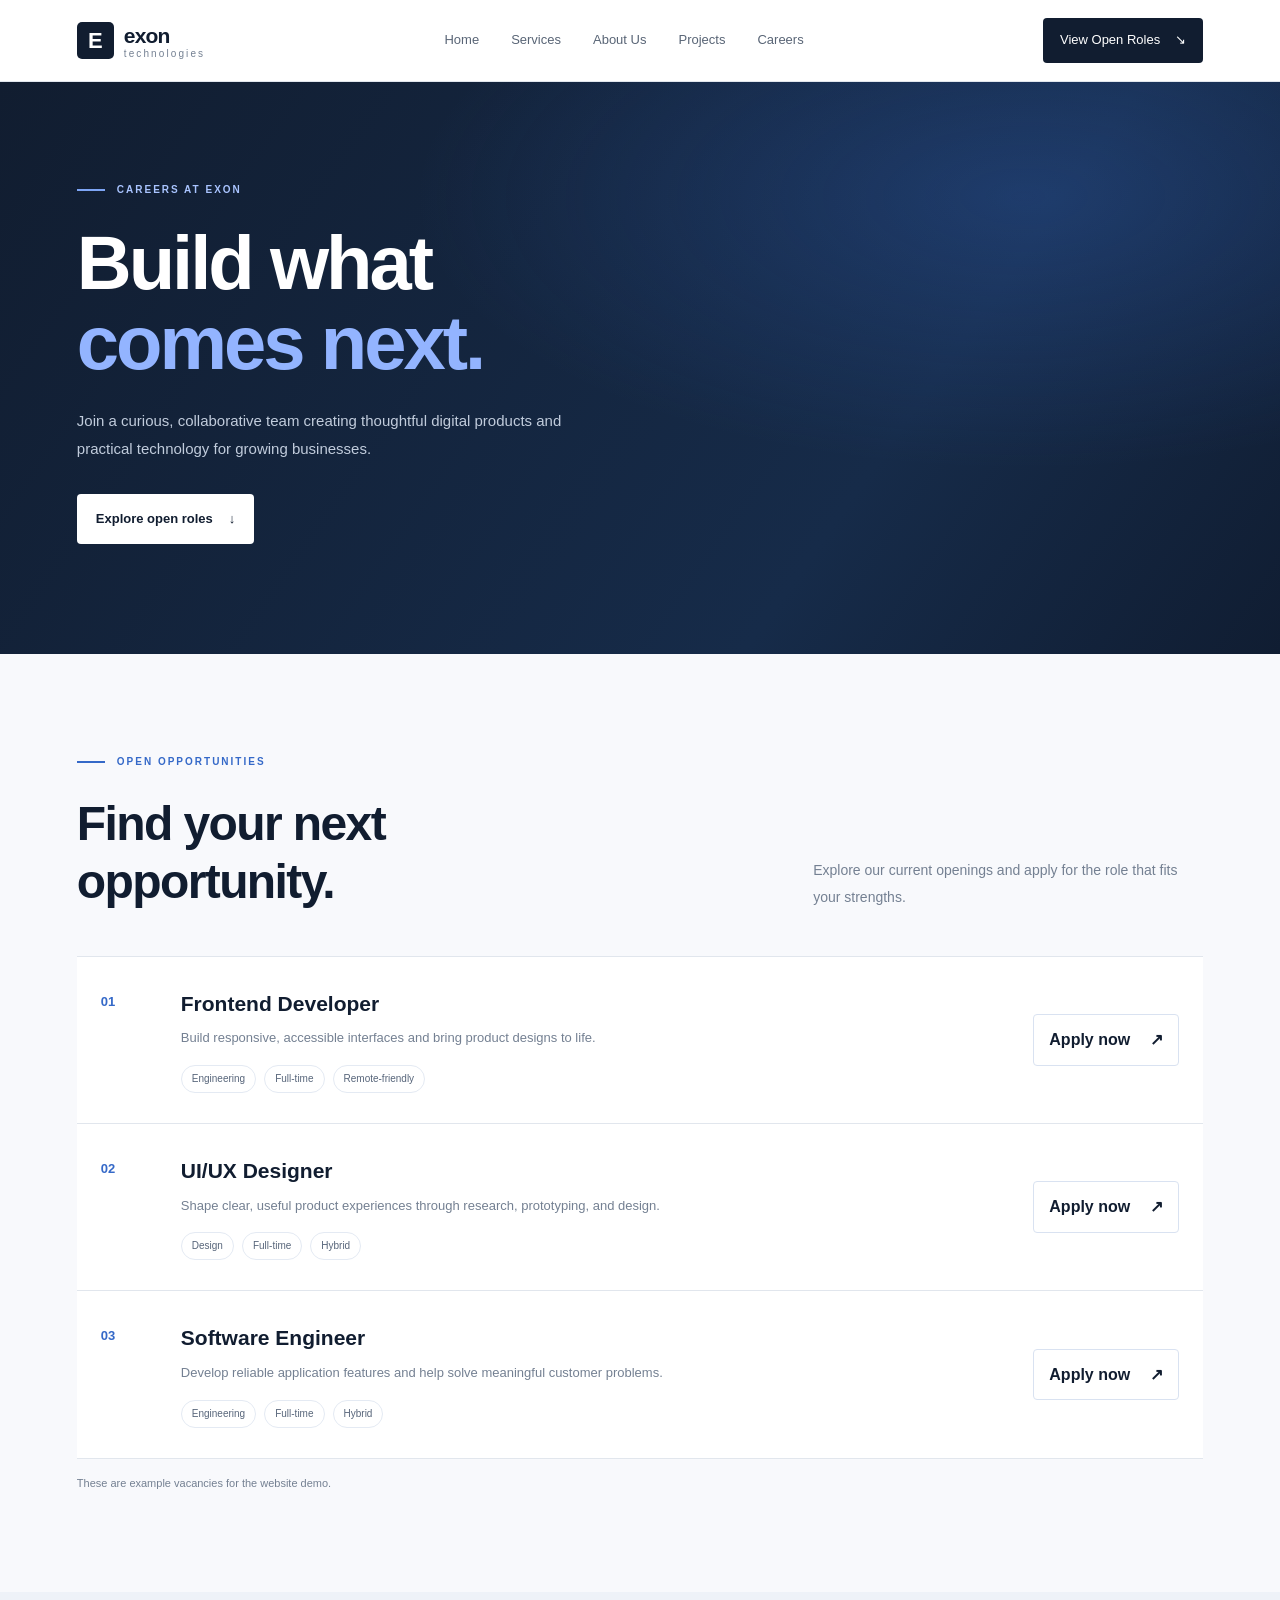
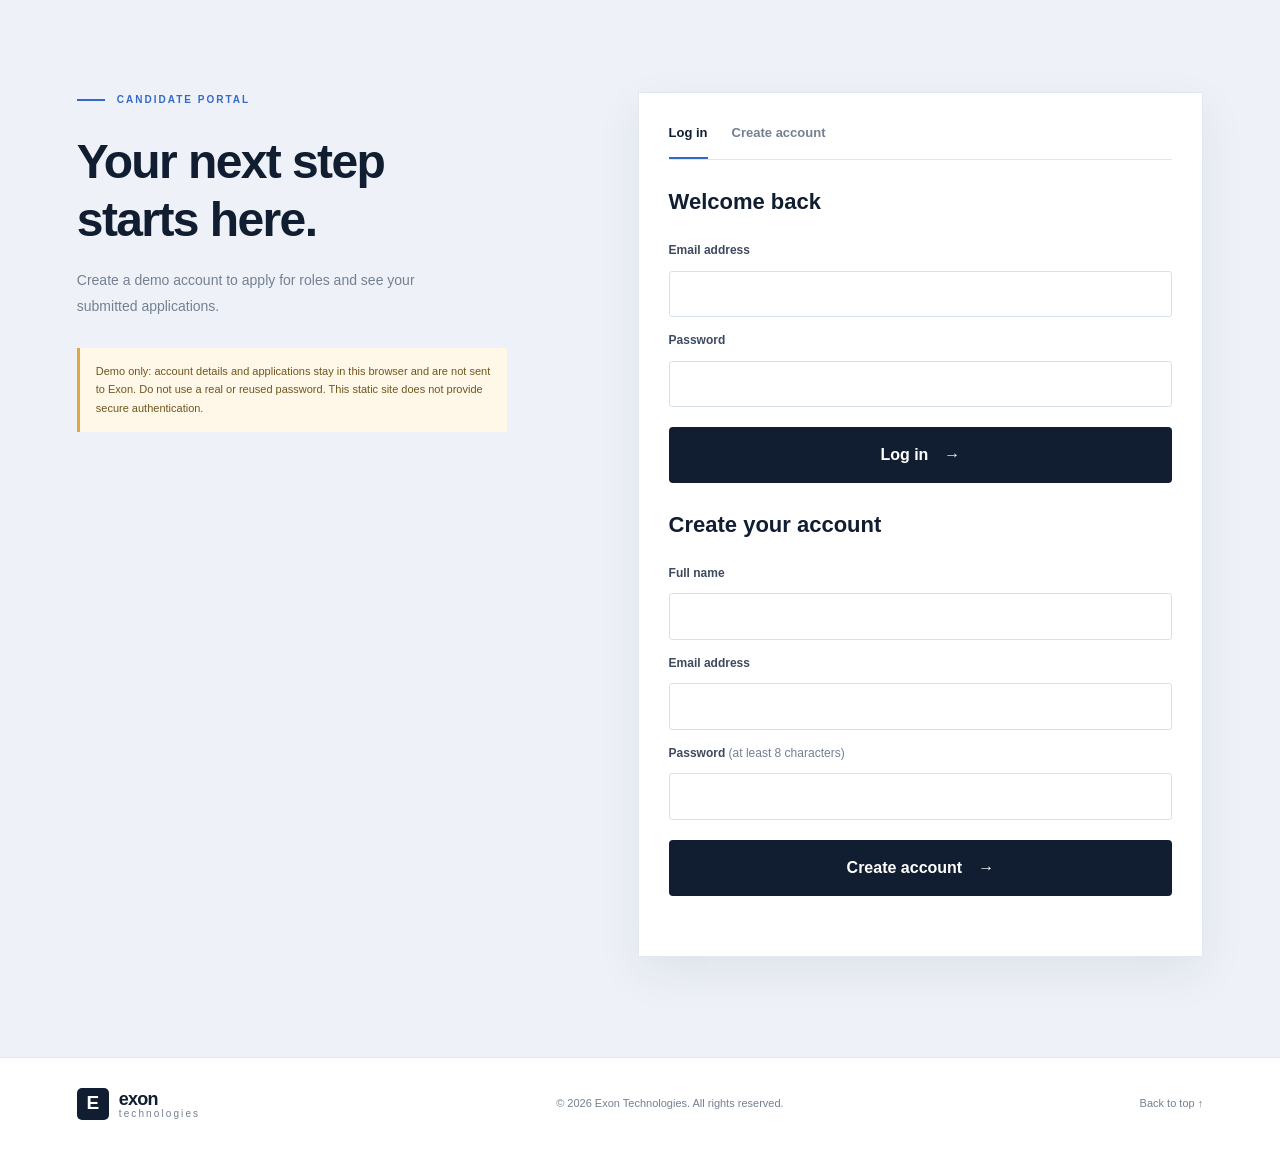
<file: careers.html>
<!DOCTYPE html>
<html lang="en">
<head>
  <meta charset="UTF-8" />
  <meta name="viewport" content="width=device-width, initial-scale=1.0" />
  <meta name="description" content="Explore career opportunities at Exon Technologies and apply for open roles." />
  <title>Careers | Exon Technologies</title>
  <link rel="stylesheet" href="style.css" />
  <link rel="stylesheet" href="careers.css" />
  <script src="scripts.js" defer></script>
  <script src="careers.js" defer></script>
</head>
<body id="top">
  <header class="header">
    <div class="container navbar">
      <a href="index.html#home" class="logo" aria-label="Exon Technologies home">
        <span class="logo-mark">E</span>
        <span class="logo-name">exon<span>technologies</span></span>
      </a>

      <button
        class="menu-toggle"
        id="menuToggle"
        aria-label="Open navigation menu"
        aria-expanded="false"
        aria-controls="navLinks"
      >
        <span></span>
        <span></span>
        <span></span>
      </button>

      <nav class="nav-links" id="navLinks" aria-label="Main navigation">
        <a href="index.html#home" class="nav-link">Home</a>
        <a href="index.html#services" class="nav-link">Services</a>
        <a href="index.html#about" class="nav-link">About Us</a>
        <a href="index.html#projects" class="nav-link">Projects</a>
        <a href="careers.html" class="nav-link active" aria-current="page">Careers</a>
      </nav>

      <a href="#open-roles" class="header-button">
        View Open Roles <span>↘</span>
      </a>
    </div>
  </header>

  <main>
    <section class="careers-hero">
      <div class="container careers-hero-content">
        <p class="eyebrow"><span class="eyebrow-line"></span>CAREERS AT EXON</p>
        <h1>Build what <span>comes next.</span></h1>
        <p>
          Join a curious, collaborative team creating thoughtful digital products
          and practical technology for growing businesses.
        </p>
        <a href="#open-roles" class="button-primary">Explore open roles <span>↓</span></a>
      </div>
      <div class="careers-hero-glow" aria-hidden="true"></div>
    </section>

    <section class="section careers-section" id="open-roles">
      <div class="container">
        <p class="eyebrow"><span class="eyebrow-line"></span>OPEN OPPORTUNITIES</p>
        <div class="section-heading">
          <h2>Find your next<br />opportunity.</h2>
          <p>Explore our current openings and apply for the role that fits your strengths.</p>
        </div>

        <div class="vacancy-list">
          <article class="vacancy-card">
            <div class="vacancy-number">01</div>
            <div class="vacancy-details">
              <h3>Frontend Developer</h3>
              <p>Build responsive, accessible interfaces and bring product designs to life.</p>
              <div class="vacancy-tags">
                <span>Engineering</span><span>Full-time</span><span>Remote-friendly</span>
              </div>
            </div>
            <button class="vacancy-apply" type="button" data-apply="frontend-developer">
              Apply now <span>↗</span>
            </button>
          </article>

          <article class="vacancy-card">
            <div class="vacancy-number">02</div>
            <div class="vacancy-details">
              <h3>UI/UX Designer</h3>
              <p>Shape clear, useful product experiences through research, prototyping, and design.</p>
              <div class="vacancy-tags">
                <span>Design</span><span>Full-time</span><span>Hybrid</span>
              </div>
            </div>
            <button class="vacancy-apply" type="button" data-apply="ui-ux-designer">
              Apply now <span>↗</span>
            </button>
          </article>

          <article class="vacancy-card">
            <div class="vacancy-number">03</div>
            <div class="vacancy-details">
              <h3>Software Engineer</h3>
              <p>Develop reliable application features and help solve meaningful customer problems.</p>
              <div class="vacancy-tags">
                <span>Engineering</span><span>Full-time</span><span>Hybrid</span>
              </div>
            </div>
            <button class="vacancy-apply" type="button" data-apply="software-engineer">
              Apply now <span>↗</span>
            </button>
          </article>
        </div>
        <p class="vacancy-note">These are example vacancies for the website demo.</p>
      </div>
    </section>

    <section class="section candidate-section" id="candidate-account">
      <div class="container candidate-layout">
        <div class="candidate-intro">
          <p class="eyebrow"><span class="eyebrow-line"></span>CANDIDATE PORTAL</p>
          <h2>Your next step<br />starts here.</h2>
          <p>Create a demo account to apply for roles and see your submitted applications.</p>
          <p class="demo-notice">
            Demo only: account details and applications stay in this browser and are not sent to Exon.
            Do not use a real or reused password. This static site does not provide secure authentication.
          </p>
        </div>

        <div class="candidate-panel">
          <div id="authPanel">
            <div class="auth-tabs" role="tablist" aria-label="Candidate account">
              <button class="auth-tab active" id="loginTab" type="button" role="tab" aria-selected="true" aria-controls="loginForm">
                Log in
              </button>
              <button class="auth-tab" id="registerTab" type="button" role="tab" aria-selected="false" aria-controls="registerForm">
                Create account
              </button>
            </div>

            <form id="loginForm" class="auth-form" novalidate>
              <h3>Welcome back</h3>
              <label for="loginEmail">Email address</label>
              <input id="loginEmail" name="email" type="email" autocomplete="email" required />
              <label for="loginPassword">Password</label>
              <input id="loginPassword" name="password" type="password" autocomplete="current-password" required />
              <button class="button-primary auth-submit" type="submit">Log in <span>→</span></button>
            </form>

            <form id="registerForm" class="auth-form" hidden novalidate>
              <h3>Create your account</h3>
              <label for="registerName">Full name</label>
              <input id="registerName" name="name" type="text" autocomplete="name" maxlength="100" required />
              <label for="registerEmail">Email address</label>
              <input id="registerEmail" name="email" type="email" autocomplete="email" required />
              <label for="registerPassword">Password <span class="field-hint">(at least 8 characters)</span></label>
              <input id="registerPassword" name="password" type="password" autocomplete="new-password" minlength="8" required />
              <button class="button-primary auth-submit" type="submit">Create account <span>→</span></button>
            </form>
            <p class="form-status" id="authStatus" role="status" aria-live="polite"></p>
          </div>

          <div id="candidateDashboard" hidden>
            <div class="dashboard-heading">
              <div>
                <p class="dashboard-kicker">CANDIDATE ACCOUNT</p>
                <h3 id="candidateWelcome">Welcome</h3>
              </div>
              <button class="logout-button" id="logoutButton" type="button">Log out</button>
            </div>
            <h4>Your applications</h4>
            <ul class="application-list" id="applicationList"></ul>
            <p class="application-empty" id="applicationEmpty">You have not applied for any roles yet.</p>
            <p class="form-status" id="dashboardStatus" role="status" aria-live="polite"></p>
          </div>
        </div>
      </div>
    </section>
  </main>

  <dialog class="application-dialog" id="applicationDialog" aria-labelledby="applicationTitle">
    <form id="applicationForm" class="application-form" novalidate>
      <button class="dialog-close" type="button" id="closeApplication" aria-label="Close application form">×</button>
      <p class="eyebrow"><span class="eyebrow-line"></span>JOB APPLICATION</p>
      <h2 id="applicationTitle">Apply for this role</h2>
      <p class="application-role" id="applicationRole"></p>
      <label for="applicationName">Full name</label>
      <input id="applicationName" name="name" type="text" maxlength="100" required />
      <label for="applicationEmail">Email address</label>
      <input id="applicationEmail" name="email" type="email" required />
      <label for="applicationMessage">A short introduction</label>
      <textarea id="applicationMessage" name="message" rows="5" maxlength="1200" placeholder="Tell us briefly why you are interested." required></textarea>
      <p class="form-status" id="applicationStatus" role="status" aria-live="polite"></p>
      <button class="button-primary auth-submit" type="submit">Submit demo application <span>↗</span></button>
      <p class="dialog-note">This demo application is saved only in your browser.</p>
    </form>
  </dialog>

  <footer class="footer">
    <div class="container footer-inner">
      <a href="index.html#home" class="logo footer-logo" aria-label="Exon Technologies home">
        <span class="logo-mark">E</span>
        <span class="logo-name">exon<span>technologies</span></span>
      </a>
      <p>© <span id="year"></span> Exon Technologies. All rights reserved.</p>
      <a href="#top" class="back-top">Back to top ↑</a>
    </div>
  </footer>
</body>
</html>
</file>
<file: style.css>
:root {
  --navy: #111d30;
  --blue: #3569c8;
  --white: #ffffff;
  --paper: #f5f7fa;
  --text: #202b3b;
  --muted: #748092;
  --border: #e1e6ed;
}

* {
  margin: 0;
  padding: 0;
  box-sizing: border-box;
}

html {
  scroll-behavior: smooth;
  scroll-padding-top: 90px;
}

body {
  font-family: Arial, Helvetica, sans-serif;
  color: var(--text);
  background: var(--white);
  line-height: 1.6;
}

a {
  color: inherit;
  text-decoration: none;
}

button {
  font: inherit;
}

.container {
  width: min(1160px, 88%);
  margin: 0 auto;
}

/* NAVBAR */
.header {
  height: 82px;
  position: sticky;
  top: 0;
  z-index: 100;
  background: rgba(255, 255, 255, 0.97);
  border-bottom: 1px solid var(--border);
}

.navbar {
  height: 100%;
  display: flex;
  justify-content: space-between;
  align-items: center;
  gap: 28px;
}

.logo {
  display: inline-flex;
  align-items: center;
  gap: 10px;
  white-space: nowrap;
}

.logo-mark {
  display: grid;
  place-items: center;
  width: 37px;
  height: 37px;
  background: var(--navy);
  color: white;
  border-radius: 5px;
  font-size: 22px;
  font-weight: 700;
}

.logo-name {
  font-size: 21px;
  font-weight: 800;
  letter-spacing: -0.8px;
  color: var(--navy);
}

.logo-name > span {
  display: block;
  margin-top: -7px;
  font-size: 10px;
  font-weight: 400;
  letter-spacing: 2.1px;
  color: var(--muted);
}

.nav-links {
  display: flex;
  align-items: center;
  gap: 32px;
}

.nav-link {
  color: #596576;
  font-size: 13px;
  transition: color 0.2s ease;
}

.nav-link:hover,
.nav-link.active {
  color: var(--blue);
}

.header-button {
  display: inline-flex;
  align-items: center;
  gap: 15px;
  padding: 12px 17px;
  background: var(--navy);
  color: white;
  font-size: 13px;
  border-radius: 4px;
  transition: background 0.2s ease;
}

.header-button:hover {
  background: var(--blue);
}

.menu-toggle {
  display: none;
}

/* HERO */
.hero {
  padding-top: 78px;
  background: var(--paper);
}

.hero-layout {
  display: grid;
  grid-template-columns: 1fr 0.9fr;
  align-items: center;
  gap: 75px;
}

.hero-content {
  padding-bottom: 25px;
}

.eyebrow {
  display: flex;
  align-items: center;
  gap: 12px;
  margin-bottom: 25px;
  color: var(--blue);
  font-size: 10px;
  font-weight: 700;
  letter-spacing: 2px;
}

.eyebrow-line {
  width: 28px;
  height: 2px;
  background: var(--blue);
  flex-shrink: 0;
}

.hero h1 {
  max-width: 600px;
  color: var(--navy);
  font-size: clamp(42px, 5vw, 65px);
  line-height: 1.12;
  letter-spacing: -2.7px;
  font-weight: 700;
}

.hero h1 span {
  display: block;
  color: var(--blue);
}

.hero-description {
  max-width: 470px;
  margin-top: 25px;
  color: var(--muted);
  font-size: 15px;
  line-height: 1.9;
}

.hero-actions {
  display: flex;
  align-items: center;
  flex-wrap: wrap;
  gap: 25px;
  margin-top: 32px;
}

.button-primary,
.button-secondary {
  display: inline-flex;
  align-items: center;
  gap: 16px;
  font-size: 13px;
  font-weight: 600;
  transition: 0.2s ease;
}

.button-primary {
  padding: 15px 19px;
  border-radius: 4px;
  background: var(--navy);
  color: white;
}

.button-primary:hover {
  background: var(--blue);
  transform: translateY(-2px);
}

.button-secondary {
  color: var(--navy);
}

.button-secondary:hover {
  color: var(--blue);
}

.hero-note {
  display: flex;
  align-items: center;
  gap: 12px;
  margin-top: 45px;
  color: var(--muted);
  font-size: 12px;
}

.note-line {
  width: 25px;
  height: 1px;
  background: #9da8b7;
}

/* HERO CAROUSEL */
.hero-image {
  position: relative;
  height: 440px;
  min-width: 0;
  margin-bottom: 30px;
  overflow: hidden;
  isolation: isolate;
  border-radius: 3px;
}

.carousel-slide {
  position: absolute;
  inset: 0;
  opacity: 0;
  visibility: hidden;
  transition: opacity 0.7s ease, visibility 0.7s ease;
}

.carousel-slide.active {
  opacity: 1;
  visibility: visible;
  z-index: 0;
}

.carousel-slide img {
  display: block;
  width: 100%;
  height: 100%;
  object-fit: cover;
  transform: scale(1);
  transition: transform 4.5s ease;
}

.carousel-slide.active img {
  transform: scale(1.06);
}

.carousel-btn {
  position: absolute;
  top: 50%;
  transform: translateY(-50%);
  z-index: 5;
  width: 40px;
  height: 40px;
  border: 1px solid rgba(255, 255, 255, 0.5);
  border-radius: 50%;
  background: rgba(15, 30, 50, 0.6);
  color: #fff;
  font-size: 18px;
  cursor: pointer;
  transition: background 0.3s ease;
}

.carousel-btn:hover {
  background: var(--blue);
}

.carousel-btn.prev {
  left: 14px;
}

.carousel-btn.next {
  right: 14px;
}

.carousel-dots {
  position: absolute;
  bottom: 105px;
  left: 50%;
  transform: translateX(-50%);
  display: flex;
  align-items: center;
  gap: 8px;
  z-index: 5;
}

.dot {
  width: 8px;
  height: 8px;
  padding: 0;
  border: 0;
  border-radius: 20px;
  background: rgba(255, 255, 255, 0.65);
  cursor: pointer;
  transition: width 0.3s ease, background 0.3s ease;
}

.dot.active {
  width: 24px;
  background: #fff;
}

.image-label {
  position: absolute;
  top: 18px;
  right: 18px;
  display: flex;
  align-items: center;
  gap: 9px;
  padding: 10px 12px;
  background: white;
  color: var(--navy);
  font-size: 9px;
  letter-spacing: 1px;
  z-index: 2;
}

.label-dot {
  width: 7px;
  height: 7px;
  background: var(--blue);
  border-radius: 50%;
}

.image-caption {
  position: absolute;
  left: 12px;
  bottom: 20px;
  width: calc(100% - 24px);
  display: flex;
  align-items: center;
  gap: 17px;
  padding: 20px;
  background: white;
  box-shadow: 0 12px 30px rgba(17, 29, 48, 0.1);
  z-index: 2;
}

.caption-number {
  color: var(--blue);
  font-size: 23px;
  font-weight: 700;
}

.image-caption h3 {
  color: var(--navy);
  font-size: 15px;
}

.image-caption p {
  color: var(--muted);
  font-size: 12px;
  margin-top: 4px;
}

.caption-arrow {
  margin-left: auto;
  color: var(--blue);
  font-size: 22px;
}

/* EXPERTISE STRIP */
.hero-bottom {
  margin-top: 45px;
  border-top: 1px solid #dfe4eb;
}

.hero-bottom-inner {
  min-height: 90px;
  display: flex;
  align-items: center;
  gap: 35px;
}

.strip-label {
  color: var(--muted);
  font-size: 10px;
  font-weight: 700;
  letter-spacing: 1.5px;
  white-space: nowrap;
}

.service-list {
  display: flex;
  flex: 1;
  flex-wrap: wrap;
  gap: 12px 25px;
}

.service-list span {
  color: #536072;
  font-size: 12px;
}

.scroll-link {
  color: var(--blue);
  font-size: 11px;
  white-space: nowrap;
}

/* COMMON SECTIONS */
.section {
  padding: 100px 0;
}

.section-heading {
  display: flex;
  justify-content: space-between;
  align-items: flex-end;
  gap: 45px;
  margin-bottom: 45px;
}

.section-heading h2,
.about h2,
.contact h2 {
  color: var(--navy);
  font-size: clamp(34px, 4vw, 48px);
  line-height: 1.2;
  letter-spacing: -1.6px;
}

.section-heading > p {
  max-width: 390px;
  color: var(--muted);
  font-size: 14px;
  line-height: 1.9;
}

/* SERVICES */
.service-grid {
  display: grid;
  grid-template-columns: repeat(4, minmax(0, 1fr));
  border-top: 1px solid #263b59;
  border-left: 1px solid #263b59;
}

.service-card {
  position: relative;
  min-height: 255px;
  padding: 27px 22px 65px;
  overflow: hidden;
  border-right: 1px solid #263b59;
  border-bottom: 1px solid #263b59;
  background:
    radial-gradient(ellipse at 100% 0%, rgba(53, 105, 200, 0.2), transparent 52%),
    linear-gradient(145deg, #172b49, #101d32 58%, #0c1525);
  box-shadow: inset 0 1px 0 rgba(255, 255, 255, 0.025);
  transition: background 0.3s ease, box-shadow 0.3s ease;
}

.service-card:hover {
  background:
    radial-gradient(ellipse at 100% 0%, rgba(76, 132, 237, 0.32), transparent 58%),
    linear-gradient(145deg, #1b3559, #12233c 58%, #0e1a2d);
  box-shadow: inset 0 1px 0 rgba(255, 255, 255, 0.08), 0 14px 32px rgba(17, 29, 48, 0.16);
}

.service-number {
  color: #9dbdff;
  font-size: 11px;
  font-weight: 700;
}

.service-card h3 {
  margin-top: 32px;
  color: #fff;
  font-size: 18px;
}

.service-card p {
  margin-top: 12px;
  color: #b2bfd1;
  font-size: 12px;
  line-height: 1.9;
}

.service-card > a {
  position: absolute;
  bottom: 20px;
  right: 22px;
  display: grid;
  width: 34px;
  height: 34px;
  place-items: center;
  border: 1px solid rgba(157, 189, 255, 0.35);
  border-radius: 50%;
  color: #c4d6ff;
  background: rgba(53, 105, 200, 0.12);
  font-size: 21px;
  transition: color 0.25s ease, background 0.25s ease, transform 0.25s ease;
}

.service-card > a:hover,
.service-card > a:focus-visible {
  color: #fff;
  background: var(--blue);
  transform: translate(2px, -2px);
}

.service-card > a:focus-visible {
  outline: 2px solid #c4d6ff;
  outline-offset: 3px;
}

/* ABOUT */
.about {
  background: var(--paper);
}

.about-layout {
  display: grid;
  grid-template-columns: 1fr 1fr;
  align-items: center;
  gap: 85px;
}

.about-content p {
  color: #697587;
  font-size: 14px;
  line-height: 2;
}

.about-content p + p {
  margin-top: 18px;
}

.text-link {
  display: inline-flex;
  gap: 14px;
  align-items: center;
  margin-top: 25px;
  color: var(--navy);
  font-size: 13px;
  font-weight: 700;
}

.text-link:hover {
  color: var(--blue);
}

/* PROJECTS */
.project-panel {
  min-height: 310px;
  display: flex;
  align-items: center;
  justify-content: space-between;
  gap: 35px;
  padding: 50px;
  background: var(--navy);
  color: white;
}

.project-tag {
  color: #b6ccff;
  font-size: 10px;
  letter-spacing: 1.8px;
  font-weight: 700;
}

.project-panel h3 {
  margin-top: 18px;
  font-size: clamp(34px, 4vw, 46px);
  line-height: 1.2;
  letter-spacing: -1.5px;
}

.project-content > p {
  max-width: 430px;
  margin-top: 16px;
  color: #c2cad7;
  font-size: 13px;
  line-height: 1.9;
}

.button-light {
  display: inline-flex;
  align-items: center;
  gap: 15px;
  padding: 15px 20px;
  background: white;
  color: var(--navy);
  font-size: 12px;
  font-weight: 700;
  white-space: nowrap;
  transition: background 0.2s;
}

.button-light:hover {
  background: #dce7fa;
}

/* CONTACT */
.contact {
  background: #f9fafc;
}

.contact-layout {
  display: flex;
  align-items: center;
  justify-content: space-between;
  gap: 45px;
}

.contact-description {
  max-width: 450px;
  margin-top: 20px;
  color: var(--muted);
  font-size: 14px;
  line-height: 1.9;
}

.contact-action {
  max-width: 300px;
}

.contact-action > p:first-child {
  margin-bottom: 15px;
  color: var(--muted);
  font-size: 12px;
}

.contact-link {
  display: inline-flex;
  align-items: center;
  justify-content: space-between;
  gap: 25px;
  padding: 18px 22px;
  background: var(--blue);
  color: white;
  font-size: 13px;
  font-weight: 600;
  transition: background 0.2s;
}

.contact-link:hover {
  background: var(--navy);
}

.contact-note {
  margin-top: 12px;
  color: var(--muted);
  font-size: 10px;
}

/* CALL-TO-ACTION BUTTON ANIMATION */
.header-button,
.button-primary,
.button-secondary,
.button-light,
.contact-link {
  transition-property: transform, background-color, color;
  transition-duration: 0.25s;
  transition-timing-function: ease;
}

.header-button > span,
.button-primary > span,
.button-secondary > span,
.button-light > span,
.contact-link > span {
  display: inline-block;
  transition: transform 0.25s ease;
}

.header-button:hover,
.button-primary:hover,
.button-secondary:hover,
.button-light:hover,
.contact-link:hover,
.header-button:focus-visible,
.button-primary:focus-visible,
.button-secondary:focus-visible,
.button-light:focus-visible,
.contact-link:focus-visible {
  transform: translateY(-3px);
}

.header-button:hover > span,
.button-primary:hover > span,
.button-secondary:hover > span,
.button-light:hover > span,
.contact-link:hover > span,
.header-button:focus-visible > span,
.button-primary:focus-visible > span,
.button-secondary:focus-visible > span,
.button-light:focus-visible > span,
.contact-link:focus-visible > span {
  transform: translateX(3px);
}

.header-button:active,
.button-primary:active,
.button-secondary:active,
.button-light:active,
.contact-link:active {
  transform: translateY(-1px) scale(0.98);
}

.header-button:focus-visible,
.button-primary:focus-visible,
.button-secondary:focus-visible,
.button-light:focus-visible,
.contact-link:focus-visible {
  outline: 2px solid var(--blue);
  outline-offset: 4px;
}

/* FOOTER */
.footer {
  padding: 27px 0;
  border-top: 1px solid var(--border);
}

.footer-inner {
  display: flex;
  align-items: center;
  justify-content: space-between;
  gap: 20px;
}

.footer-logo .logo-mark {
  width: 32px;
  height: 32px;
  font-size: 19px;
}

.footer-logo .logo-name {
  font-size: 18px;
}

.footer-inner > p,
.back-top {
  color: var(--muted);
  font-size: 11px;
}

.back-top:hover {
  color: var(--blue);
}

/* TABLET */
@media (max-width: 1000px) {
  .navbar {
    gap: 18px;
  }

  .nav-links {
    gap: 18px;
  }

  .logo-name {
    font-size: 18px;
  }

  .hero-layout {
    gap: 38px;
  }

  .hero-image {
    height: 390px;
  }

  .hero-bottom-inner {
    gap: 20px;
  }

  .service-grid {
    grid-template-columns: repeat(2, minmax(0, 1fr));
  }
}

/* MOBILE */
@media (max-width: 760px) {
  .container {
    width: 90%;
  }

  .header {
    height: 72px;
  }

  .navbar {
    gap: 12px;
  }

  .menu-toggle {
    width: 35px;
    height: 35px;
    display: flex;
    flex-direction: column;
    justify-content: center;
    align-items: center;
    gap: 5px;
    margin-left: auto;
    background: transparent;
    border: 0;
    cursor: pointer;
  }

  .menu-toggle span {
    width: 22px;
    height: 2px;
    background: var(--navy);
    transition: transform 0.2s, opacity 0.2s;
  }

  .menu-toggle.open span:first-child {
    transform: translateY(7px) rotate(45deg);
  }

  .menu-toggle.open span:nth-child(2) {
    opacity: 0;
  }

  .menu-toggle.open span:last-child {
    transform: translateY(-7px) rotate(-45deg);
  }

  .nav-links {
    display: none;
    position: absolute;
    top: 71px;
    left: 0;
    right: 0;
    width: 100%;
    padding: 12px 5% 20px;
    background: white;
    border-bottom: 1px solid var(--border);
    flex-direction: column;
    align-items: stretch;
    gap: 0;
  }

  .nav-links.open {
    display: flex;
  }

  .nav-link {
    padding: 14px 0;
    border-bottom: 1px solid var(--border);
  }

  .nav-link:last-child {
    border-bottom: none;
  }

  .header-button {
    display: none;
  }

  .hero {
    padding-top: 60px;
  }

  .hero-layout {
    grid-template-columns: 1fr;
    gap: 38px;
  }

  .hero h1 {
    font-size: clamp(41px, 9.5vw, 58px);
    letter-spacing: -1.8px;
  }

  .hero-description {
    font-size: 14px;
  }

  .hero-actions {
    gap: 22px;
  }

  .hero-note {
    margin-top: 35px;
  }

  .hero-image {
    height: 340px;
    margin-bottom: 15px;
  }

  .image-caption {
    left: 12px;
    bottom: 17px;
    width: calc(100% - 24px);
    padding: 16px;
    gap: 12px;
  }

  .image-caption h3 {
    font-size: 13px;
  }

  .image-caption p {
    font-size: 10px;
  }

  .carousel-dots {
    bottom: 105px;
  }

  .hero-bottom-inner {
    padding: 22px 0;
    flex-wrap: wrap;
  }

  .service-list {
    flex-basis: 100%;
    gap: 12px 20px;
  }

  .scroll-link {
    margin-left: auto;
  }

  .section {
    padding: 75px 0;
  }

  .section-heading {
    display: block;
    margin-bottom: 30px;
  }

  .section-heading > p {
    margin-top: 18px;
  }

  .service-grid {
    grid-template-columns: 1fr;
  }

  .service-card {
    min-height: 220px;
  }

  .about-layout {
    grid-template-columns: 1fr;
    gap: 25px;
  }

  .project-panel {
    padding: 35px 25px;
    flex-direction: column;
    align-items: flex-start;
    justify-content: center;
  }

  .contact-layout {
    flex-direction: column;
    align-items: flex-start;
    gap: 30px;
  }

  .footer-inner {
    flex-wrap: wrap;
  }
}

/* SMALL MOBILE */
@media (max-width: 380px) {
  .logo {
    gap: 7px;
  }

  .logo-name {
    font-size: 17px;
  }

  .hero-actions {
    align-items: flex-start;
    flex-direction: column;
  }

  .hero-image {
    height: 280px;
  }

  .image-label {
    font-size: 8px;
  }

  .project-panel {
    padding: 28px 20px;
  }
}

/* ACCESSIBILITY */
@media (prefers-reduced-motion: reduce) {
  *,
  *::before,
  *::after {
    scroll-behavior: auto !important;
    transition: none !important;
  }

  .header-button,
  .button-primary,
  .button-secondary,
  .button-light,
  .contact-link,
  .header-button > span,
  .button-primary > span,
  .button-secondary > span,
  .button-light > span,
  .contact-link > span {
    transform: none !important;
  }
}
</file>
<file: careers.css>
.careers-hero {
  position: relative;
  overflow: hidden;
  padding: 100px 0 110px;
  background:
    radial-gradient(ellipse at 80% 20%, rgba(53, 105, 200, 0.28), transparent 42%),
    linear-gradient(125deg, #111d30, #162b49 68%, #101d32);
  color: #fff;
}

.careers-hero-content {
  position: relative;
  z-index: 1;
}

.careers-hero .eyebrow {
  color: #a9c4ff;
}

.careers-hero .eyebrow-line {
  background: #7da5f5;
}

.careers-hero h1 {
  max-width: 700px;
  font-size: clamp(46px, 7vw, 76px);
  line-height: 1.05;
  letter-spacing: -3px;
}

.careers-hero h1 span {
  display: block;
  color: #93b4ff;
}

.careers-hero-content > p:not(.eyebrow) {
  max-width: 540px;
  margin: 24px 0 30px;
  color: #c1ccdc;
  font-size: 15px;
  line-height: 1.9;
}

.careers-hero .button-primary {
  background: #fff;
  color: var(--navy);
}

.careers-hero .button-primary:hover {
  background: #dce7fa;
}

.careers-section {
  background: #f8f9fc;
}

.vacancy-list {
  border-top: 1px solid var(--border);
}

.vacancy-card {
  display: grid;
  grid-template-columns: 55px minmax(0, 1fr) auto;
  align-items: center;
  gap: 25px;
  padding: 30px 24px;
  border-bottom: 1px solid var(--border);
  background: #fff;
  transition: background 0.25s ease, box-shadow 0.25s ease;
}

.vacancy-card:hover {
  background: #fbfcff;
  box-shadow: 0 12px 30px rgba(17, 29, 48, 0.06);
}

.vacancy-number {
  align-self: start;
  padding-top: 5px;
  color: var(--blue);
  font-size: 13px;
  font-weight: 700;
}

.vacancy-details h3 {
  color: var(--navy);
  font-size: 21px;
}

.vacancy-details > p {
  margin-top: 8px;
  color: var(--muted);
  font-size: 13px;
}

.vacancy-tags {
  display: flex;
  flex-wrap: wrap;
  gap: 8px;
  margin-top: 16px;
}

.vacancy-tags span {
  padding: 5px 10px;
  border: 1px solid #e4eaf3;
  border-radius: 30px;
  color: #57657a;
  font-size: 10px;
}

.vacancy-apply {
  display: inline-flex;
  align-items: center;
  gap: 20px;
  padding: 12px 15px;
  border: 1px solid #d9e2f1;
  border-radius: 4px;
  background: #fff;
  color: var(--navy);
  cursor: pointer;
  font-weight: 700;
  transition: background 0.2s ease, color 0.2s ease, transform 0.2s ease;
}

.vacancy-apply:hover,
.vacancy-apply:focus-visible {
  transform: translateY(-2px);
  border-color: var(--blue);
  background: var(--blue);
  color: #fff;
}

.vacancy-apply:focus-visible,
.auth-tab:focus-visible,
.logout-button:focus-visible,
.dialog-close:focus-visible {
  outline: 2px solid var(--blue);
  outline-offset: 3px;
}

.vacancy-note {
  margin-top: 16px;
  color: var(--muted);
  font-size: 11px;
}

.candidate-section {
  background: #eef2f8;
}

.candidate-layout {
  display: grid;
  grid-template-columns: 0.85fr 1fr;
  align-items: start;
  gap: 80px;
}

.candidate-intro h2 {
  color: var(--navy);
  font-size: clamp(34px, 4vw, 48px);
  line-height: 1.2;
  letter-spacing: -1.6px;
}

.candidate-intro > p:not(.eyebrow, .demo-notice) {
  max-width: 400px;
  margin-top: 18px;
  color: var(--muted);
  font-size: 14px;
  line-height: 1.9;
}

.demo-notice {
  max-width: 430px;
  margin-top: 28px;
  padding: 14px 16px;
  border-left: 3px solid #e2a83b;
  background: #fff8e9;
  color: #70551d;
  font-size: 11px;
  line-height: 1.7;
}

.candidate-panel {
  min-width: 0;
  padding: 30px;
  border: 1px solid #e3e8f0;
  background: #fff;
  box-shadow: 0 16px 44px rgba(17, 29, 48, 0.07);
}

.auth-tabs {
  display: flex;
  gap: 24px;
  border-bottom: 1px solid var(--border);
}

.auth-tab {
  padding: 0 0 13px;
  border: 0;
  border-bottom: 2px solid transparent;
  background: transparent;
  color: var(--muted);
  cursor: pointer;
  font-size: 13px;
  font-weight: 700;
}

.auth-tab.active {
  border-bottom-color: var(--blue);
  color: var(--navy);
}

.auth-form {
  display: grid;
  gap: 10px;
  padding-top: 24px;
}

.auth-form h3,
.dashboard-heading h3 {
  margin-bottom: 8px;
  color: var(--navy);
  font-size: 22px;
}

.auth-form label,
.application-form label {
  margin-top: 4px;
  color: #3d4a5d;
  font-size: 12px;
  font-weight: 700;
}

.auth-form input,
.application-form input,
.application-form textarea {
  width: 100%;
  padding: 12px 13px;
  border: 1px solid #d9e0ea;
  border-radius: 3px;
  background: #fff;
  color: var(--text);
  font: inherit;
  font-size: 13px;
}

.auth-form input:focus,
.application-form input:focus,
.application-form textarea:focus {
  border-color: var(--blue);
  outline: 2px solid rgba(53, 105, 200, 0.15);
}

.field-hint {
  color: var(--muted);
  font-weight: 400;
}

.auth-submit {
  justify-content: center;
  width: 100%;
  margin-top: 10px;
  border: 0;
  cursor: pointer;
  font: inherit;
  font-weight: 700;
}

.form-status {
  min-height: 20px;
  margin-top: 10px;
  color: #a12b2b;
  font-size: 12px;
}

.form-status.success {
  color: #1f7546;
}

.dashboard-heading {
  display: flex;
  align-items: center;
  justify-content: space-between;
  gap: 16px;
}

.dashboard-kicker {
  margin-bottom: 6px;
  color: var(--blue);
  font-size: 10px;
  font-weight: 700;
  letter-spacing: 1.3px;
}

.dashboard-heading h3 {
  margin: 0;
}

.logout-button {
  padding: 8px 12px;
  border: 1px solid var(--border);
  border-radius: 3px;
  background: #fff;
  color: var(--navy);
  cursor: pointer;
  font-size: 12px;
}

#candidateDashboard h4 {
  margin-top: 30px;
  color: var(--navy);
  font-size: 14px;
}

.application-list {
  display: grid;
  gap: 10px;
  margin-top: 12px;
  list-style: none;
}

.application-list li {
  padding: 13px 14px;
  border: 1px solid var(--border);
  color: var(--navy);
  font-size: 12px;
  font-weight: 700;
}

.application-list li span {
  display: block;
  margin-top: 4px;
  color: var(--muted);
  font-size: 10px;
  font-weight: 400;
}

.application-empty {
  margin-top: 12px;
  color: var(--muted);
  font-size: 12px;
}

.application-dialog {
  width: min(540px, calc(100% - 32px));
  max-height: min(90vh, 760px);
  margin: auto;
  padding: 0;
  overflow: auto;
  border: 0;
  box-shadow: 0 24px 80px rgba(5, 14, 28, 0.35);
}

.application-dialog::backdrop {
  background: rgba(10, 20, 35, 0.72);
  backdrop-filter: blur(4px);
}

.application-form {
  position: relative;
  display: grid;
  gap: 10px;
  padding: 35px;
}

.application-form h2 {
  color: var(--navy);
  font-size: 28px;
  line-height: 1.2;
}

.application-role {
  margin: -2px 0 10px;
  color: var(--blue);
  font-size: 13px;
  font-weight: 700;
}

.application-form textarea {
  resize: vertical;
}

.dialog-close {
  position: absolute;
  top: 12px;
  right: 15px;
  width: 34px;
  height: 34px;
  border: 0;
  background: transparent;
  color: var(--muted);
  cursor: pointer;
  font-size: 28px;
}

.dialog-note {
  color: var(--muted);
  font-size: 10px;
  text-align: center;
}

@media (max-width: 760px) {
  .careers-hero {
    padding: 75px 0 85px;
  }

  .careers-hero h1 {
    letter-spacing: -2px;
  }

  .vacancy-card {
    grid-template-columns: 35px minmax(0, 1fr);
    gap: 12px;
    padding: 24px 15px;
  }

  .vacancy-apply {
    grid-column: 2;
    justify-self: start;
    margin-top: 5px;
  }

  .candidate-layout {
    grid-template-columns: 1fr;
    gap: 32px;
  }
}

@media (max-width: 420px) {
  .candidate-panel {
    padding: 22px 18px;
  }

  .application-form {
    padding: 28px 22px;
  }
}
</file>
